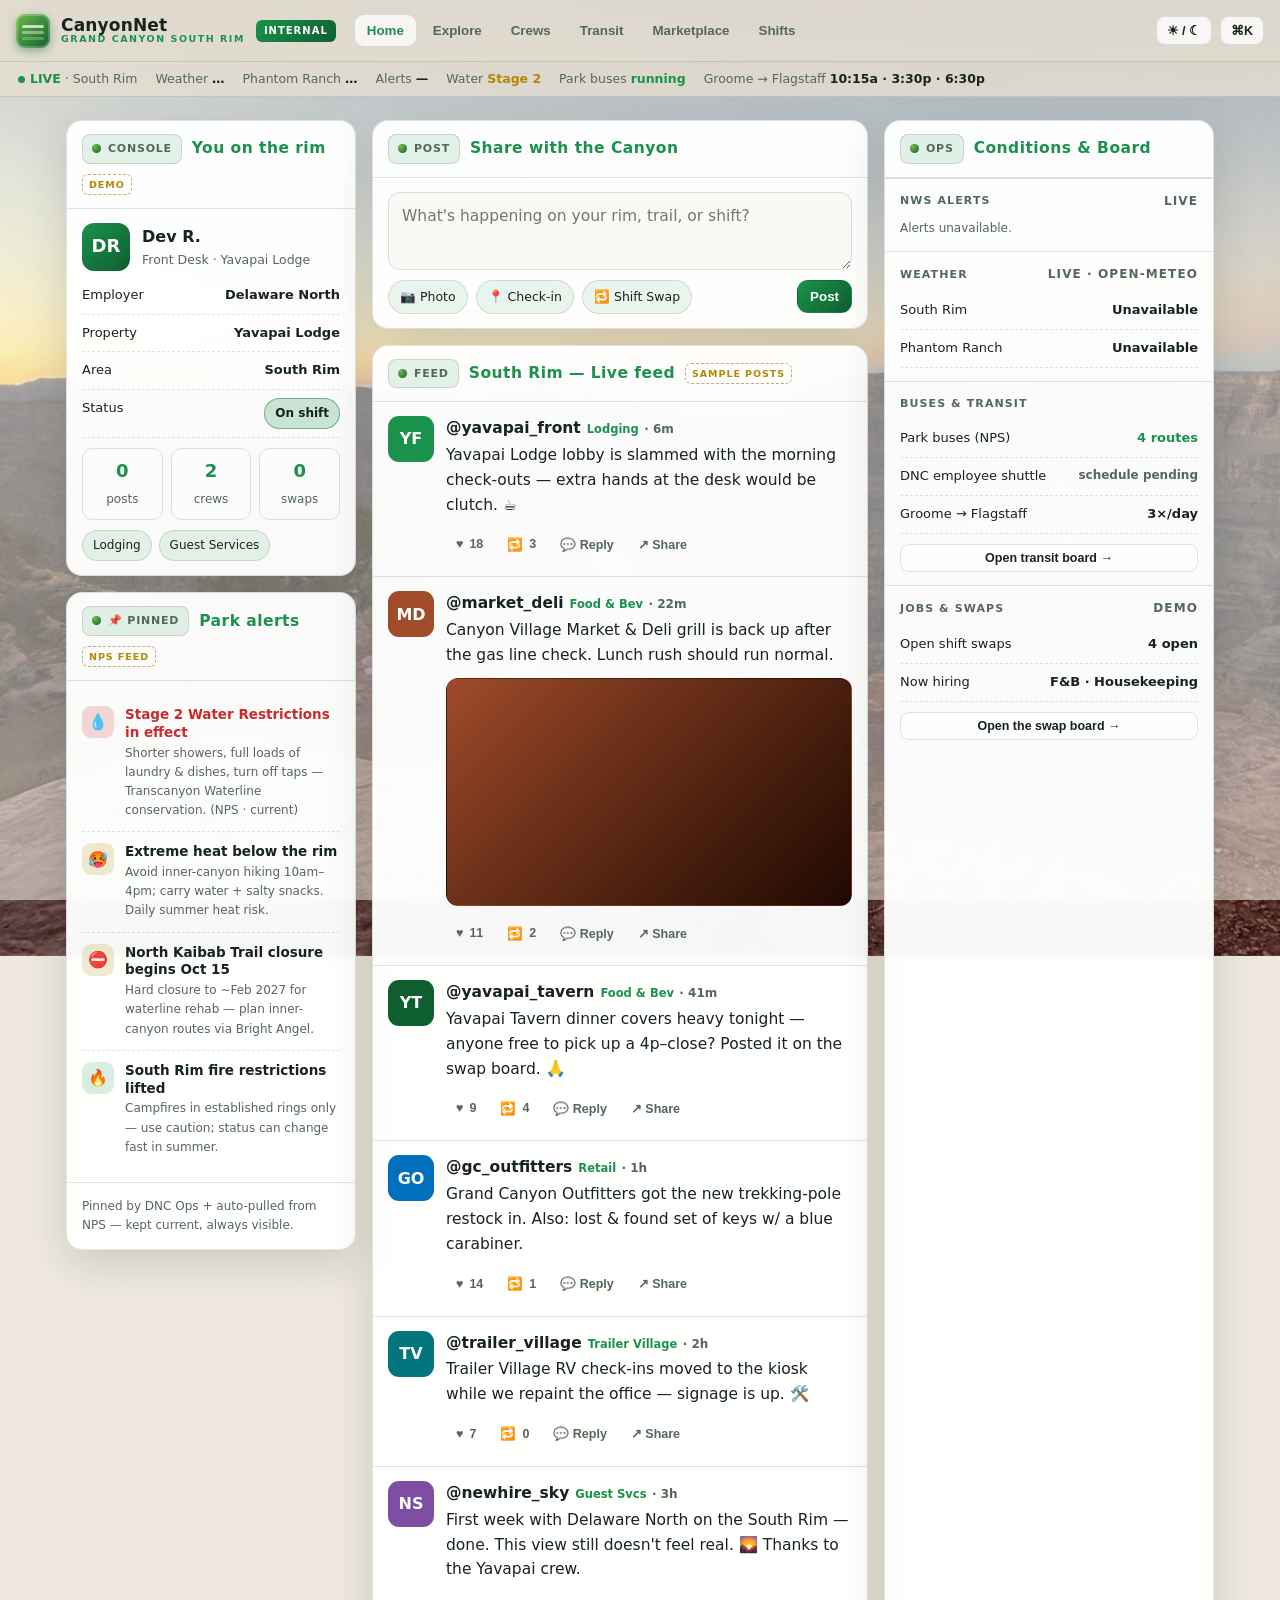
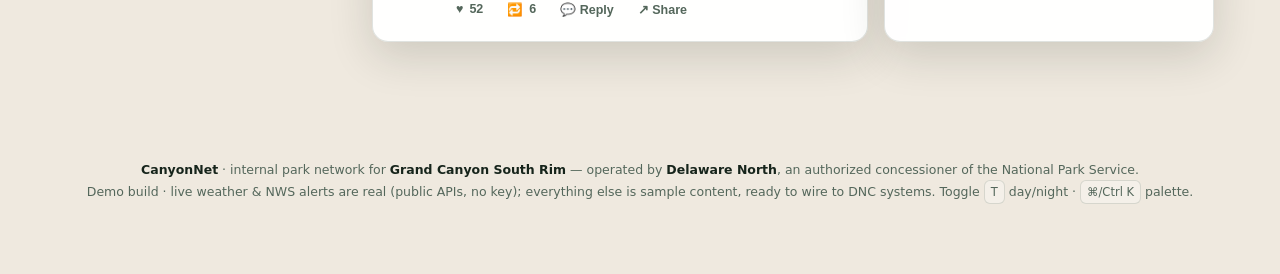
<file: canyonOPs.html>
<!DOCTYPE html>
<html lang="en">
<head>
<meta charset="utf-8" />
<meta name="viewport" content="width=device-width, initial-scale=1, viewport-fit=cover" />
<title>CanyonNet — Grand Canyon South Rim · Internal Park Network</title>
<meta name="description" content="CanyonNet — the internal social + operations network for Grand Canyon South Rim staff. Operated by Delaware North. Live conditions, crews, shift swaps, transit, marketplace. Demo build." />
<style>
/* =====================================================
   CANYONNET — internal park social + ops
   Delaware North · Grand Canyon South Rim branding
   ===================================================== */
:root{
  /* Delaware North brand */
  --dnc:#1a924b; --dnc-bright:#6cbd45; --dnc-deep:#0f5e30; --dnc-blue:#0070bc; --dnc-teal:#02757d;
  /* canyon warmth (secondary) */
  --canyon:#a04b2a; --canyon-deep:#6d2e1a; --sand:#e6d7c3; --paper:#f8f6f1;
  /* park bus route colors */
  --r-blue:#2f6fb0; --r-orange:#e08a1e; --r-red:#c0392b; --r-purple:#7d4ea3;

  --bg:#efe9df; --bg-2:#e7dfd1; --fg:#16241b; --muted:#54675b;
  --term:#ffffff; --border:rgba(20,40,28,.13);
  --accent1:var(--dnc); --accent2:var(--canyon); --accent3:var(--dnc-blue);
  --ok:#1a924b; --warn:#b08900; --err:#c92a2a;
  --card-shadow:0 14px 44px rgba(30,40,25,.16);
  --scrim:rgba(244,242,235,.50);
}
[data-theme="night"]{
  --dnc:#5fd08a; --dnc-bright:#8fe07a; --dnc-deep:#1a924b; --dnc-blue:#7fb8ff;
  --bg:#0c1411; --bg-2:#0a110e; --fg:#e9f4ef; --muted:#9fb3a8;
  --term:#101a16; --border:rgba(180,220,200,.14);
  --accent1:var(--dnc); --accent2:#ff9c6f; --accent3:var(--dnc-blue);
  --ok:#5fd08a; --card-shadow:0 16px 48px rgba(0,0,0,.55);
  --scrim:rgba(7,12,10,.55);
}
*{box-sizing:border-box}
html,body{height:100%}
body{margin:0; color:var(--fg); overflow-x:hidden;
  font:15.5px/1.6 ui-sans-serif,system-ui,-apple-system,"Segoe UI",Roboto,Inter,Arial,"Noto Sans",sans-serif; background:var(--bg)}

/* === real Grand Canyon photo background (per theme) + slow Ken Burns drift === */
#bg{position:fixed; inset:-4%; z-index:-2; background-size:cover; background-position:center 42%;
  background-image:url('assets/canyon-sunset.jpg'); transform:scale(1.04);
  animation:kb 46s ease-in-out infinite alternate; will-change:transform}
[data-theme="night"] #bg{ background-image:url('assets/canyon-dusk.jpg'); background-position:center 30% }
@keyframes kb{ from{transform:scale(1.04) translate(0,0)} to{transform:scale(1.13) translate(-1.4%,-1.2%)} }
#bg-scrim{position:fixed; inset:0; z-index:-1; pointer-events:none; background:
  linear-gradient(180deg, color-mix(in oklab,var(--bg) 35%, transparent), var(--scrim) 26%, var(--scrim) 78%, color-mix(in oklab,var(--bg) 60%, transparent))}
@media(prefers-reduced-motion:reduce){ #bg{animation:none} }

/* NAV */
.nav{position:fixed; inset:0 0 auto 0; height:62px; display:flex; align-items:center; gap:12px; padding:0 16px; z-index:50;
  border-bottom:1px solid var(--border); background:color-mix(in oklab,var(--bg-2) 84%, transparent);
  -webkit-backdrop-filter:blur(14px) saturate(1.1); backdrop-filter:blur(14px) saturate(1.1)}
.brand{display:flex; align-items:center; gap:11px; min-width:0}
.brand .marker{width:34px; height:34px; border-radius:9px; flex:none; position:relative;
  background:linear-gradient(135deg,var(--dnc-bright),var(--dnc-deep)); box-shadow:inset 0 0 0 2px rgba(255,255,255,.22), 0 3px 10px rgba(15,94,48,.4)}
.brand .marker::after{content:""; position:absolute; left:6px; right:6px; top:11px; height:3px; border-radius:2px;
  background:rgba(255,255,255,.7); box-shadow:0 6px 0 rgba(255,255,255,.4), 0 12px 0 rgba(255,255,255,.22)}
.brand .bt{display:flex; flex-direction:column; line-height:1.05; min-width:0}
.brand .bt b{font-weight:900; letter-spacing:.01em; color:var(--fg); font-size:17px}
.brand .sub{font-weight:800; font-size:9.5px; letter-spacing:.16em; color:var(--dnc); text-transform:uppercase}
.pill-internal{font-size:10px; font-weight:900; letter-spacing:.1em; text-transform:uppercase; color:#fff;
  background:linear-gradient(135deg,var(--dnc),var(--dnc-deep)); padding:3px 8px; border-radius:6px; flex:none}
.tabs{display:flex; gap:3px; margin-left:6px; overflow-x:auto; scrollbar-width:none; flex:1}
.tabs::-webkit-scrollbar{display:none}
.tab{border:1px solid transparent; background:transparent; color:var(--muted); border-radius:10px; padding:8px 12px;
  font-weight:800; cursor:pointer; transition:.15s; white-space:nowrap}
.tab:hover{color:var(--fg); background:color-mix(in oklab,var(--term) 55%, transparent)}
.tab[aria-current="page"]{color:var(--accent1); background:color-mix(in oklab,var(--term) 75%, transparent); border-color:var(--border)}
.spacer{flex:1}
.navbtns{display:flex; gap:8px; flex:none}
.btn{appearance:none; border:1px solid var(--border); color:var(--fg); border-radius:11px; padding:8px 12px; font-weight:800;
  cursor:pointer; background:color-mix(in oklab,var(--term) 80%, transparent); transition:.15s; white-space:nowrap}
.btn:hover{border-color:color-mix(in oklab,var(--accent1) 50%, var(--border)); transform:translateY(-1px)}
.btn.primary{color:#fff; border-color:transparent; background:linear-gradient(135deg,var(--dnc),var(--dnc-deep))}
.btn.sm{padding:6px 10px; font-size:12.5px; border-radius:9px}

/* conditions strip */
.strip{position:fixed; top:62px; left:0; right:0; z-index:40; display:flex; gap:18px; align-items:center;
  padding:7px 18px; font-size:12.5px; color:var(--muted); border-bottom:1px solid var(--border);
  background:color-mix(in oklab,var(--bg-2) 78%, transparent); backdrop-filter:blur(12px); overflow-x:auto; white-space:nowrap; scrollbar-width:none}
.strip::-webkit-scrollbar{display:none}
.strip b{color:var(--fg)} .strip .live{color:var(--ok); font-weight:900}
.dotpulse{width:7px; height:7px; border-radius:50%; background:var(--ok); display:inline-block; margin-right:5px;
  box-shadow:0 0 0 0 color-mix(in oklab,var(--ok) 70%, transparent); animation:pulse 2.2s infinite}
@keyframes pulse{0%{box-shadow:0 0 0 0 color-mix(in oklab,var(--ok) 55%, transparent)}70%{box-shadow:0 0 0 8px transparent}100%{box-shadow:0 0 0 0 transparent}}

/* LAYOUT */
.main{display:grid; grid-template-columns:1fr; gap:16px; padding:120px 16px 92px; max-width:1180px; margin:0 auto; position:relative; z-index:1}
@media(min-width:980px){ .home{grid-template-columns:290px 1fr 330px} }
.view{display:none} .view.active{display:grid; gap:16px}

/* PANELS */
.panel{border:1px solid var(--border); border-radius:16px; background:color-mix(in oklab,var(--term) 96%, transparent); box-shadow:var(--card-shadow); backdrop-filter:blur(3px)}
.panel>header{display:flex; align-items:center; gap:10px; padding:13px 15px; border-bottom:1px solid var(--border);
  font-weight:900; letter-spacing:.03em; color:var(--accent1); flex-wrap:wrap}
.panel .body{padding:14px 15px}
.badge{display:inline-flex; align-items:center; gap:7px; font-size:11px; font-weight:900; letter-spacing:.07em; padding:5px 9px;
  border-radius:8px; border:1px solid var(--border); color:var(--muted); background:color-mix(in oklab,var(--dnc) 12%, transparent)}
.spark{width:9px; height:9px; border-radius:50%; background:radial-gradient(circle at 30% 30%,var(--dnc-bright),var(--dnc-deep))}
.demo-pill{font-size:9.5px; font-weight:900; letter-spacing:.1em; text-transform:uppercase; color:var(--warn);
  border:1px dashed color-mix(in oklab,var(--warn) 55%, var(--border)); padding:2px 6px; border-radius:6px}

.who{display:flex; gap:12px; align-items:center; margin-bottom:6px}
.who .avi{width:48px; height:48px; border-radius:12px; font-weight:900; color:#fff; display:grid; place-items:center; font-size:18px; flex:none}
.who .name{font-weight:900; font-size:16px} .who .role{color:var(--muted); font-size:12.5px}
.kv{display:flex; justify-content:space-between; gap:8px; padding:8px 0; border-bottom:1px dashed var(--border); font-size:13px}
.kv:last-child{border-bottom:0}
.tag{display:inline-flex; align-items:center; gap:6px; font-size:12px; padding:5px 10px; border-radius:999px;
  border:1px solid var(--border); background:color-mix(in oklab,var(--dnc) 10%, transparent)}
.tag.on{background:color-mix(in oklab,var(--ok) 22%, transparent); border-color:color-mix(in oklab,var(--ok) 45%, var(--border)); color:var(--fg)}
.chips{display:flex; flex-wrap:wrap; gap:7px; margin-top:10px}
.small{font-size:12px; color:var(--muted)}
.stat3{display:grid; grid-template-columns:repeat(3,1fr); gap:8px; margin-top:10px; text-align:center}
.stat3 div{border:1px solid var(--border); border-radius:10px; padding:8px 4px}
.stat3 b{display:block; font-size:18px; color:var(--accent1)}

.composer{display:grid; gap:10px}
.composer textarea{width:100%; min-height:78px; resize:vertical; border:1px solid var(--border); color:var(--fg);
  background:color-mix(in oklab,var(--paper) 60%, transparent); padding:11px 13px; border-radius:12px; outline:none; font:inherit}
[data-theme="night"] .composer textarea{background:rgba(255,255,255,.04)}
.composer textarea:focus{border-color:color-mix(in oklab,var(--dnc) 55%, var(--border))}
.composer .row{display:flex; gap:10px; align-items:center; justify-content:space-between; flex-wrap:wrap}
.pill{display:inline-flex; align-items:center; gap:6px; padding:6px 11px; border:1px solid var(--border); border-radius:999px;
  background:color-mix(in oklab,var(--dnc) 9%, transparent); font-size:12.5px; cursor:pointer; transition:.12s}
.pill:hover{border-color:color-mix(in oklab,var(--dnc) 50%, var(--border)); transform:translateY(-1px)}

.post{display:grid; grid-template-columns:46px 1fr; gap:12px; padding:14px 15px; border-top:1px solid var(--border)}
.post:first-of-type{border-top:0}
.avi{width:46px; height:46px; border-radius:11px; display:grid; place-items:center; color:#fff; font-weight:900; font-size:16px; flex:none}
.handle{font-weight:900} .handle .div{font-weight:700; color:var(--dnc); font-size:11.5px; margin-left:6px}
.meta{color:var(--muted); font-size:12px; font-weight:600}
.post .text{white-space:pre-wrap; word-break:break-word; margin-top:2px}
.post .media{margin-top:10px; border:1px solid var(--border); border-radius:12px; overflow:hidden; aspect-ratio:16/9}
.actions{display:flex; gap:4px; margin-top:9px; flex-wrap:wrap}
.icon-btn{border:1px solid transparent; background:transparent; color:var(--muted); border-radius:9px; padding:6px 9px;
  font-weight:800; font-size:12.5px; cursor:pointer; transition:.12s; display:inline-flex; gap:6px; align-items:center; min-height:36px}
.icon-btn:hover{background:color-mix(in oklab,var(--dnc) 12%, transparent); color:var(--fg)}
.icon-btn.liked{color:var(--canyon)}

.widget{padding:13px 15px; border-top:1px solid var(--border)} .widget:first-child{border-top:0}
.wtitle{display:flex; align-items:center; justify-content:space-between; font-size:11px; font-weight:900; letter-spacing:.1em;
  text-transform:uppercase; color:var(--muted); margin-bottom:8px}
.alert{font-size:13px; padding:8px 10px; border-radius:9px; border:1px solid color-mix(in oklab,var(--warn) 40%, var(--border));
  background:color-mix(in oklab,var(--warn) 12%, transparent); margin-bottom:6px}
/* pinned park alerts (left column) */
.pa{display:flex; gap:11px; align-items:flex-start; padding:11px 0; border-top:1px dashed var(--border)}
.pa:first-child{border-top:0}
.pa .paico{width:32px; height:32px; border-radius:9px; display:grid; place-items:center; font-size:16px; flex:none}
.pa .pat{font-weight:800; font-size:13.5px; line-height:1.32}
.pa .pad{font-size:12px; color:var(--muted); margin-top:2px}
.pa.crit .paico{background:color-mix(in oklab,var(--err) 18%, transparent)}
.pa.crit .pat{color:var(--err)}
.pa.warn .paico{background:color-mix(in oklab,var(--warn) 18%, transparent)}
.pa.info .paico{background:color-mix(in oklab,var(--dnc) 16%, transparent)}
.pinhdr{display:flex; align-items:center; gap:6px}

.cardgrid{display:grid; grid-template-columns:repeat(auto-fill,minmax(232px,1fr)); gap:14px}
.tile{border:1px solid var(--border); border-radius:14px; background:color-mix(in oklab,var(--term) 96%, transparent); box-shadow:var(--card-shadow); padding:15px; transition:.15s}
.tile:hover{transform:translateY(-2px); border-color:color-mix(in oklab,var(--dnc) 38%, var(--border))}
.tile h3{margin:0 0 4px; font-size:16px}
.tile .crewicon{width:42px; height:42px; border-radius:11px; display:grid; place-items:center; color:#fff; font-size:21px; margin-bottom:10px}
.shiftrow{display:flex; align-items:center; gap:14px; padding:13px 15px; border-top:1px solid var(--border); flex-wrap:wrap}
.shiftrow:first-of-type{border-top:0}
.shiftrow .when{min-width:118px; font-weight:900}
.shiftrow .what{flex:1; min-width:160px}
.price{font-weight:900; color:var(--accent2)}

/* transit */
.routebar{display:flex; align-items:center; gap:11px; padding:11px 13px; border:1px solid var(--border); border-radius:12px; margin-bottom:9px}
.routebar .dotc{width:14px; height:14px; border-radius:50%; flex:none; box-shadow:0 0 0 3px color-mix(in oklab, currentColor 22%, transparent)}
.routebar .rn{font-weight:900} .routebar .rt{flex:1}
.gtimes{display:grid; grid-template-columns:1fr 1fr; gap:14px; margin-top:6px}
.gtimes .col{border:1px solid var(--border); border-radius:12px; padding:11px 13px}
.gtimes .t{display:flex; justify-content:space-between; padding:6px 0; border-bottom:1px dashed var(--border); font-variant-numeric:tabular-nums}
.gtimes .t:last-child{border-bottom:0}
.dnc-strap{height:4px; border-radius:4px; background:linear-gradient(90deg,var(--dnc-bright),var(--dnc),var(--dnc-deep)); margin:-14px -15px 14px; border-radius:16px 16px 0 0}

.palette{position:fixed; inset:0; display:grid; place-items:start center; padding-top:14vh; background:rgba(8,12,9,.45);
  backdrop-filter:blur(8px); z-index:80; opacity:0; pointer-events:none; transition:.15s}
.palette.open{opacity:1; pointer-events:auto}
.palette .panel{width:min(720px,92vw)}
.palette input{width:100%; padding:16px; border:0; outline:0; background:var(--term); color:var(--fg); font:inherit; font-size:16px; border-radius:16px 16px 0 0}
.result{padding:12px 16px; border-top:1px solid var(--border); display:flex; justify-content:space-between; align-items:center; cursor:pointer}
.result:hover{background:color-mix(in oklab,var(--dnc) 12%, transparent)}
.kbd{display:inline-block; border:1px solid var(--border); border-radius:6px; padding:2px 6px; font-size:11.5px; background:color-mix(in oklab,var(--paper) 55%, transparent)}

.reveal{opacity:0; transform:translateY(10px); transition:opacity .5s ease, transform .5s ease}
.reveal.in{opacity:1; transform:none}
footer{text-align:center; color:var(--muted); padding:26px 14px 70px; font-size:12.5px; position:relative; z-index:1}
footer b{color:var(--fg)}
.fabs{position:fixed; right:14px; bottom:14px; display:none; gap:10px; z-index:70}
.fab{border:1px solid var(--border); background:color-mix(in oklab,var(--term) 88%, transparent); color:var(--fg);
  border-radius:999px; padding:12px 15px; font-weight:800; cursor:pointer; box-shadow:var(--card-shadow)}

/* ===== RESPONSIVE — phone & tablet ===== */
@media(max-width:980px){
  .navbtns{display:none} .fabs{display:grid}
}
@media(max-width:720px){
  .nav{height:56px; padding:0 11px; gap:9px}
  .brand .bt .sub{display:none}
  .brand .marker{width:30px; height:30px}
  .pill-internal{display:none}
  .strip{top:56px; gap:13px; padding:6px 12px; font-size:12px}
  .main{padding:104px 11px 84px}
  .cardgrid{grid-template-columns:1fr}
  .gtimes{grid-template-columns:1fr}
  h3{font-size:15.5px}
}
@media(max-width:380px){ .brand .bt b{font-size:15.5px} .tab{padding:7px 9px} }
@media(prefers-reduced-motion:reduce){ *{animation:none!important; transition:none!important} }
</style>
</head>
<body>
<div id="bg" aria-hidden="true"></div>
<div id="bg-scrim" aria-hidden="true"></div>

<nav class="nav" role="navigation" aria-label="Primary">
  <div class="brand">
    <span class="marker"></span>
    <span class="bt"><b>CanyonNet</b><span class="sub">Grand Canyon South Rim</span></span>
    <span class="pill-internal">Internal</span>
  </div>
  <div class="tabs" role="tablist" id="tabs">
    <button class="tab" data-view="home" aria-current="page">Home</button>
    <button class="tab" data-view="explore">Explore</button>
    <button class="tab" data-view="crews">Crews</button>
    <button class="tab" data-view="transit">Transit</button>
    <button class="tab" data-view="marketplace">Marketplace</button>
    <button class="tab" data-view="shifts">Shifts</button>
  </div>
  <div class="navbtns">
    <button id="btnTheme" class="btn sm" title="Day/Night (T)">☀︎ / ☾</button>
    <button id="btnPalette" class="btn sm" title="Command Palette (⌘/Ctrl+K)">⌘K</button>
  </div>
</nav>

<div class="strip" id="strip" aria-label="Live conditions">
  <span><span class="dotpulse"></span><span class="live">LIVE</span> · South Rim</span>
  <span>Weather <b id="sx">…</b></span>
  <span>Phantom Ranch <b id="px">…</b></span>
  <span>Alerts <b id="ax">…</b></span>
  <span>Water <b style="color:var(--warn)">Stage 2</b></span>
  <span>Park buses <b style="color:var(--ok)">running</b></span>
  <span>Groome → Flagstaff <b>10:15a · 3:30p · 6:30p</b></span>
  <span class="small" id="upd"></span>
</div>

<main class="main" id="app">
  <!-- ============ HOME ============ -->
  <div class="view home active" id="view-home">
    <div class="reveal" style="display:grid; gap:16px; align-content:start">
      <aside class="panel">
        <header><span class="badge"><span class="spark"></span> CONSOLE</span> You on the rim <span class="demo-pill">demo</span></header>
        <div class="body">
          <div class="who"><div class="avi" id="meAvi"></div><div><div class="name" id="meName"></div><div class="role" id="meRole"></div></div></div>
          <div class="kv"><span>Employer</span><strong id="meCo"></strong></div>
          <div class="kv"><span>Property</span><strong id="meProp"></strong></div>
          <div class="kv"><span>Area</span><strong id="meArea"></strong></div>
          <div class="kv"><span>Status</span><strong class="tag on" id="meStatus"></strong></div>
          <div class="stat3"><div><b id="stPosts">0</b><span class="small">posts</span></div><div><b id="stCrews">0</b><span class="small">crews</span></div><div><b id="stSwaps">0</b><span class="small">swaps</span></div></div>
          <div class="chips" id="meCrews"></div>
        </div>
      </aside>
      <!-- PINNED NPS / park alerts — kept current, never scrolls away like a feed post -->
      <aside class="panel">
        <header><span class="badge"><span class="spark"></span> 📌 PINNED</span> Park alerts <span class="demo-pill">NPS feed</span></header>
        <div class="body" id="parkAlerts"></div>
        <div class="body small" style="border-top:1px solid var(--border); color:var(--muted)">Pinned by DNC Ops + auto-pulled from NPS — kept current, always visible.</div>
      </aside>
    </div>

    <section style="display:grid; gap:16px">
      <article class="panel reveal">
        <header><span class="badge"><span class="spark"></span> POST</span> Share with the Canyon</header>
        <div class="body composer">
          <textarea id="composer" placeholder="What's happening on your rim, trail, or shift?"></textarea>
          <div class="row">
            <div style="display:flex; gap:8px; flex-wrap:wrap">
              <span class="pill" data-tag="📷 Photo">📷 Photo</span>
              <span class="pill" data-tag="📍 Check-in">📍 Check-in</span>
              <span class="pill" data-tag="🔁 Shift Swap">🔁 Shift Swap</span>
            </div>
            <button class="btn primary" id="postBtn">Post</button>
          </div>
        </div>
      </article>
      <article class="panel reveal">
        <header><span class="badge"><span class="spark"></span> FEED</span> South Rim — Live feed <span class="demo-pill">sample posts</span></header>
        <div id="feed"></div>
      </article>
    </section>

    <aside class="panel reveal">
      <header><span class="badge"><span class="spark"></span> OPS</span> Conditions &amp; Board</header>
      <div class="widget">
        <div class="wtitle">NWS Alerts <span class="small">live</span></div>
        <div id="alertsList" class="small">Loading alerts…</div>
      </div>
      <div class="widget">
        <div class="wtitle">Weather <span class="small">live · Open-Meteo</span></div>
        <div class="kv"><span>South Rim</span><strong id="wxSouth">…</strong></div>
        <div class="kv"><span>Phantom Ranch</span><strong id="wxPhantom">…</strong></div>
        <div class="small" id="wxUpdated"></div>
      </div>
      <div class="widget">
        <div class="wtitle">Buses &amp; Transit</div>
        <div class="kv"><span>Park buses (NPS)</span><strong style="color:var(--ok)">4 routes</strong></div>
        <div class="kv"><span>DNC employee shuttle</span><strong class="small">schedule pending</strong></div>
        <div class="kv"><span>Groome → Flagstaff</span><strong>3×/day</strong></div>
        <button class="btn sm" style="margin-top:10px; width:100%" data-goto="transit">Open transit board →</button>
      </div>
      <div class="widget">
        <div class="wtitle">Jobs &amp; Swaps <span class="small">demo</span></div>
        <div class="kv"><span>Open shift swaps</span><strong id="wSwaps">—</strong></div>
        <div class="kv"><span>Now hiring</span><strong>F&amp;B · Housekeeping</strong></div>
        <button class="btn sm" style="margin-top:10px; width:100%" data-goto="shifts">Open the swap board →</button>
      </div>
    </aside>
  </div>

  <!-- ============ EXPLORE ============ -->
  <div class="view" id="view-explore">
    <article class="panel reveal">
      <header><span class="badge"><span class="spark"></span> EXPLORE</span> Across the South Rim <span class="demo-pill">demo</span></header>
      <div class="body">
        <div class="wtitle">Trending on the rim</div>
        <div class="chips" id="trending"></div>
        <div class="wtitle" style="margin-top:16px">Divisions &amp; properties</div>
        <div class="cardgrid" id="exploreCrews"></div>
      </div>
    </article>
  </div>

  <!-- ============ CREWS ============ -->
  <div class="view" id="view-crews">
    <article class="panel reveal">
      <header><span class="badge"><span class="spark"></span> CREWS</span> Your divisions &amp; properties <span class="demo-pill">demo</span></header>
      <div class="body"><div class="cardgrid" id="crews"></div></div>
    </article>
  </div>

  <!-- ============ TRANSIT ============ -->
  <div class="view" id="view-transit">
    <!-- Park buses (NPS, free) -->
    <article class="panel reveal">
      <header><span class="badge"><span class="spark"></span> PARK BUSES</span> NPS shuttle routes · free <span class="demo-pill">schedule via NPS</span></header>
      <div class="body">
        <p class="small" style="margin-top:0">The free National Park Service shuttle buses. Color-coded by route — this is the public park system, <b>separate</b> from the Delaware North employee shuttle below.</p>
        <div id="parkBuses"></div>
      </div>
    </article>
    <!-- DNC employee shuttle -->
    <article class="panel reveal">
      <header><span class="badge"><span class="spark"></span> DNC SHUTTLE</span> Delaware North employee shuttle <span class="demo-pill">awaiting DNC schedule</span></header>
      <div class="body">
        <div class="dnc-strap"></div>
        <p class="small" style="margin-top:0">The internal Delaware North staff shuttle — housing ↔ work locations. <b>Distinct from the NPS park buses.</b> Drop the real DNC route times in here and they’ll render the same way.</p>
        <div id="dncShuttle"></div>
      </div>
    </article>
    <!-- Groome -->
    <article class="panel reveal">
      <header><span class="badge"><span class="spark"></span> GROOME</span> Groome Transportation → Flagstaff <span class="demo-pill">live web schedule</span></header>
      <div class="body">
        <p class="small" style="margin-top:0">Door-to-door van between the Grand Canyon (Tusayan IMAX) and Flagstaff (Amtrak / airport). Three round-trips daily · ~1.5 hr · $49–59 adult (<b>park employees: call for pricing</b>) · <a href="tel:9283508466" style="color:var(--dnc)">928-350-8466</a>.</p>
        <div class="gtimes">
          <div class="col"><div class="wtitle">Grand Canyon → Flagstaff</div><div id="gToFlag"></div></div>
          <div class="col"><div class="wtitle">Flagstaff → Grand Canyon</div><div id="gToGC"></div></div>
        </div>
        <a class="btn sm primary" style="margin-top:12px; display:inline-block; text-decoration:none" href="https://groometransportation.com/grand-canyon/" target="_blank" rel="noopener">Book on groometransportation.com →</a>
        <div class="small" style="margin-top:6px">Reservations encouraged — 24 hrs notice recommended.</div>
      </div>
    </article>
  </div>

  <!-- ============ MARKETPLACE ============ -->
  <div class="view" id="view-marketplace">
    <article class="panel reveal">
      <header><span class="badge"><span class="spark"></span> MARKETPLACE</span> Employee classifieds <span class="demo-pill">demo</span></header>
      <div class="body"><div class="cardgrid" id="market"></div></div>
    </article>
  </div>

  <!-- ============ SHIFTS ============ -->
  <div class="view" id="view-shifts">
    <article class="panel reveal">
      <header><span class="badge"><span class="spark"></span> SHIFTS</span> Shift-swap board <span class="demo-pill">demo</span></header>
      <div id="shifts"></div>
    </article>
  </div>
</main>

<footer>
  <b>CanyonNet</b> · internal park network for <b>Grand Canyon South Rim</b> — operated by <b>Delaware North</b>, an authorized concessioner of the National Park Service.
  <br>Demo build · live weather &amp; NWS alerts are real (public APIs, no key); everything else is sample content, ready to wire to DNC systems.
  Toggle <span class="kbd">T</span> day/night · <span class="kbd">⌘/Ctrl K</span> palette.
</footer>

<div class="fabs">
  <button class="fab" id="fabTheme">☀︎/☾</button>
  <button class="fab" id="fabPalette">⌘K</button>
</div>

<div class="palette" id="palette" aria-hidden="true">
  <div class="panel"><input id="palInput" placeholder="Jump to: home, transit, crews, shifts, marketplace · night/day…" aria-label="Command" /><div id="palResults"></div></div>
</div>

<script>
/* ---------- background parallax (subtle, on top of the photo) ---------- */
(function(){ const bg=document.getElementById('bg'); let tx=0,ty=0,cx=0,cy=0;
  addEventListener('mousemove',e=>{ tx=(e.clientX/innerWidth-.5); ty=(e.clientY/innerHeight-.5); },{passive:true});
  (function loop(){ cx+=(tx-cx)*.05; cy+=(ty-cy)*.05; bg.style.setProperty('--px',(cx*-14)+'px'); bg.style.setProperty('--py',(cy*-10)+'px');
    bg.style.translate=(cx*-14)+'px '+(cy*-10)+'px'; requestAnimationFrame(loop); })();
})();

/* ---------- demo data (DNC Grand Canyon South Rim — sample) ---------- */
const ME={name:"Dev R.",initials:"DR",role:"Front Desk · Yavapai Lodge",company:"Delaware North",
  property:"Yavapai Lodge",area:"South Rim",status:"On shift",color:"linear-gradient(135deg,#1a924b,#0f5e30)",crews:["Lodging","Guest Services"]};
const COLORS=["#1a924b","#0f5e30","#0070bc","#a04b2a","#7d4ea3","#02757d","#b08900"];
let POSTS=[
 {h:"yavapai_front",n:"Mara K.",div:"Lodging",c:0,t:"6m",x:"Yavapai Lodge lobby is slammed with the morning check-outs — extra hands at the desk would be clutch. ☕",l:18,r:3,media:0},
 {h:"market_deli",n:"Ops Note",div:"Food & Bev",c:3,t:"22m",x:"Canyon Village Market & Deli grill is back up after the gas line check. Lunch rush should run normal.",l:11,r:2,media:1},
 {h:"yavapai_tavern",n:"Lou P.",div:"Food & Bev",c:1,t:"41m",x:"Yavapai Tavern dinner covers heavy tonight — anyone free to pick up a 4p–close? Posted it on the swap board. 🙏",l:9,r:4,media:0},
 {h:"gc_outfitters",n:"Jen A.",div:"Retail",c:2,t:"1h",x:"Grand Canyon Outfitters got the new trekking-pole restock in. Also: lost & found set of keys w/ a blue carabiner.",l:14,r:1,media:0},
 {h:"trailer_village",n:"Sam D.",div:"Trailer Village",c:5,t:"2h",x:"Trailer Village RV check-ins moved to the kiosk while we repaint the office — signage is up. 🛠️",l:7,r:0,media:0},
 {h:"newhire_sky",n:"Sky T.",div:"Guest Svcs",c:4,t:"3h",x:"First week with Delaware North on the South Rim — done. This view still doesn't feel real. 🌄 Thanks to the Yavapai crew.",l:52,r:6,media:0},
];
const CREWS=[
 {n:"Lodging — Yavapai Lodge",i:"🏨",m:124,c:0,d:"Front desk, reservations & the lodge floor"},
 {n:"Food & Beverage",i:"🍽️",m:168,c:1,d:"Canyon Village Market & Deli · Yavapai Tavern, Café & Dining Hall · Desert View"},
 {n:"Retail & General Stores",i:"🛍️",m:73,c:2,d:"Grand Canyon Outfitters · Yavapai Gift Shop · Tusayan General Store"},
 {n:"Trailer Village RV Park",i:"🚐",m:31,c:5,d:"RV check-in, sites & grounds"},
 {n:"Guest Services & Tours",i:"🛎️",m:88,c:4,d:"Concierge, tours, eBike & activities"},
 {n:"Transportation",i:"🚌",m:42,c:6,d:"Employee shuttle & logistics"},
 {n:"Housekeeping",i:"🧺",m:151,c:3,d:"Rooms, public spaces & laundry"},
 {n:"The Squire & Tusayan",i:"🏕️",m:96,c:2,d:"The Squire at Grand Canyon · Tusayan operations"},
];
const MARKET=[
 {t:"Dorm room swap",p:"Victor Hall → Trailer Village",by:"@yavapai_tavern",tag:"Housing",c:1},
 {t:"Osprey Atmos 48L pack",p:"$90",by:"@yavapai_front",tag:"Gear",c:0},
 {t:"Rideshare to Flagstaff",p:"Fri 5pm · 2 seats",by:"@gc_outfitters",tag:"Rides",c:2},
 {t:"Mini fridge, works great",p:"$40",by:"@newhire_sky",tag:"For sale",c:4},
 {t:"ISO winter boots W9",p:"Will trade / buy",by:"@market_deli",tag:"Wanted",c:3},
 {t:"Free firewood, Trailer Village",p:"Free",by:"@trailer_village",tag:"Free",c:5},
];
let SHIFTS=[
 {w:"Sat · 4p–close",what:"Yavapai Tavern — server",by:"@yavapai_tavern",div:"Food & Bev",c:1,claimed:false},
 {w:"Sun · 6a–2p",what:"Yavapai Lodge — front desk",by:"@yavapai_front",div:"Lodging",c:0,claimed:false},
 {w:"Wed · 10a–6p",what:"Grand Canyon Outfitters — retail floor",by:"@gc_outfitters",div:"Retail",c:2,claimed:false},
 {w:"Thu · 7a–3p",what:"Canyon Village Market & Deli — line",by:"@market_deli",div:"Food & Bev",c:1,claimed:false},
];
const TRENDING=["#yavapailodge","#shiftswap","#shuttlestatus","#brightangel","#condorwatch","#newhires","#trailervillage","#desertview","#staffhousing","#monsoonseason"];

/* PINNED park alerts — NOT feed posts. Pinned, kept current, always in the left column.
   Demo content; goes live from the NPS alerts/news feed via the backend proxy. */
const PARK_ALERTS=[  // current to NPS status as of 2026-06-22 — keep fresh before pitching
 {lvl:"crit",ico:"💧",t:"Stage 2 Water Restrictions in effect",d:"Shorter showers, full loads of laundry & dishes, turn off taps — Transcanyon Waterline conservation. (NPS · current)"},
 {lvl:"warn",ico:"🥵",t:"Extreme heat below the rim",d:"Avoid inner-canyon hiking 10am–4pm; carry water + salty snacks. Daily summer heat risk."},
 {lvl:"warn",ico:"⛔",t:"North Kaibab Trail closure begins Oct 15",d:"Hard closure to ~Feb 2027 for waterline rehab — plan inner-canyon routes via Bright Angel."},
 {lvl:"info",ico:"🔥",t:"South Rim fire restrictions lifted",d:"Campfires in established rings only — use caution; status can change fast in summer."},
];

/* transit data */
const PARK_BUSES=[
 {n:"Village (Blue)",color:"var(--r-blue)",rt:"Visitor Center ↔ lodges, campgrounds, Market Plaza",hrs:"7:00a–9:00p",st:"Running"},
 {n:"Kaibab / Rim (Orange)",color:"var(--r-orange)",rt:"Visitor Center ↔ Yaki Point / S. Kaibab Trailhead",hrs:"4:30a–1 hr past sunset",st:"Running"},
 {n:"Hermits Rest (Red)",color:"var(--r-red)",rt:"Village ↔ Hermits Rest · 7 mi · 9 overlooks",hrs:"Mar 1–Nov 30",st:"Running"},
 {n:"Tusayan (Purple)",color:"var(--r-purple)",rt:"Visitor Center ↔ Tusayan gateway",hrs:"Summer only",st:"Seasonal"},
];
const DNC_SHUTTLE=[
 {w:"Route A",what:"Staff Housing ↔ Yavapai Lodge / Market Plaza",by:"every 30 min (placeholder)"},
 {w:"Route B",what:"Trailer Village ↔ Canyon Village Market & Deli",by:"peak shifts (placeholder)"},
 {w:"Tusayan",what:"The Squire / Tusayan ↔ South Rim work sites",by:"by shift (placeholder)"},
];
const GROOME_TOFLAG=[["10:15a","12:00p"],["3:30p","5:15p"],["6:30p","8:15p"]];
const GROOME_TOGC=[["7:45a","9:15a"],["12:45p","2:30p"],["3:45p","5:30p"]];

/* ---------- render ---------- */
const $=s=>document.querySelector(s),$$=s=>[...document.querySelectorAll(s)];
const avi=(t,c)=>`<div class="avi" style="background:${c}">${t}</div>`;
const ini=h=>h.replace(/[@_]/g,' ').trim().split(' ').slice(0,2).map(w=>w[0]?.toUpperCase()||'').join('');
const esc=s=>s.replace(/[&<>]/g,c=>({'&':'&amp;','<':'&lt;','>':'&gt;'}[c]));

function renderMe(){ $('#meAvi').style.background=ME.color; $('#meAvi').textContent=ME.initials;
  $('#meName').textContent=ME.name; $('#meRole').textContent=ME.role; $('#meCo').textContent=ME.company;
  $('#meProp').textContent=ME.property; $('#meArea').textContent=ME.area; $('#meStatus').textContent=ME.status;
  $('#meCrews').innerHTML=ME.crews.map(c=>`<span class="tag">${c}</span>`).join(''); $('#stCrews').textContent=ME.crews.length; }
function postHTML(p){ const media=p.media?`<div class="media" style="background:linear-gradient(135deg,${COLORS[p.c]},color-mix(in oklab,${COLORS[p.c]} 35%,#000))"></div>`:'';
  return `<div class="post">${avi(ini('@'+p.h),COLORS[p.c])}<div>
    <div class="handle">@${p.h}<span class="div">${p.div}</span> <span class="meta">· ${p.t}</span></div>
    <div class="text">${esc(p.x)}</div>${media}
    <div class="actions"><button class="icon-btn act-like">♥ <span>${p.l}</span></button>
    <button class="icon-btn">🔁 <span>${p.r}</span></button><button class="icon-btn">💬 Reply</button><button class="icon-btn">↗ Share</button></div>
  </div></div>`; }
function renderFeed(){ $('#feed').innerHTML=POSTS.map(postHTML).join(''); $('#stPosts').textContent=POSTS.filter(p=>p.mine).length; }
function renderCrews(){ const h=CREWS.map(c=>`<div class="tile"><div class="crewicon" style="background:${COLORS[c.c]}">${c.i}</div>
   <h3>${c.n}</h3><div class="small">${c.d}</div>
   <div style="margin-top:10px;display:flex;justify-content:space-between;align-items:center">
   <span class="tag">${c.m} members</span><button class="btn sm">${ME.crews.some(x=>c.n.includes(x))?'Joined ✓':'Join'}</button></div></div>`).join('');
  $('#crews').innerHTML=h; $('#exploreCrews').innerHTML=h; }
function renderMarket(){ $('#market').innerHTML=MARKET.map(m=>`<div class="tile">
   <div style="display:flex;justify-content:space-between;align-items:start;gap:8px"><h3>${m.t}</h3><span class="tag">${m.tag}</span></div>
   <div class="price" style="margin:6px 0">${m.p}</div><div class="small">Posted by ${m.by}</div>
   <button class="btn sm" style="margin-top:10px;width:100%">Message</button></div>`).join(''); }
function renderShifts(){ $('#shifts').innerHTML=SHIFTS.map((s,i)=>`<div class="shiftrow">
   <div class="when">${s.w}</div><div class="what">${s.what}<div class="small">${s.div} · offered by ${s.by}</div></div>
   <button class="btn ${s.claimed?'':'primary'} sm claim" data-i="${i}" ${s.claimed?'disabled':''}>${s.claimed?'Claimed ✓':'Claim swap'}</button></div>`).join('');
  const open=SHIFTS.filter(s=>!s.claimed).length; $('#wSwaps').textContent=open+' open'; $('#stSwaps').textContent=SHIFTS.filter(s=>s.claimed).length; }
function renderExplore(){ $('#trending').innerHTML=TRENDING.map(t=>`<span class="tag">${t}</span>`).join(''); }
function renderAlerts(){ $('#parkAlerts').innerHTML=PARK_ALERTS.map(a=>`<div class="pa ${a.lvl}">
  <div class="paico">${a.ico}</div><div><div class="pat">${a.t}</div><div class="pad">${a.d}</div></div></div>`).join(''); }
function renderTransit(){
  $('#parkBuses').innerHTML=PARK_BUSES.map(b=>`<div class="routebar">
    <span class="dotc" style="background:${b.color};color:${b.color}"></span>
    <span class="rn">${b.n}</span><span class="rt small">${b.rt}</span>
    <span class="tag">${b.hrs}</span><strong style="color:${b.st==='Running'?'var(--ok)':'var(--warn)'}">${b.st}</strong></div>`).join('');
  $('#dncShuttle').innerHTML=DNC_SHUTTLE.map(s=>`<div class="routebar">
    <span class="dotc" style="background:var(--dnc);color:var(--dnc)"></span>
    <span class="rn">${s.w}</span><span class="rt small">${s.what}</span><span class="tag">${s.by}</span></div>`).join('');
  const row=a=>a.map(t=>`<div class="t"><span>depart <b>${t[0]}</b></span><span>arrive <b>${t[1]}</b></span></div>`).join('');
  $('#gToFlag').innerHTML=row(GROOME_TOFLAG); $('#gToGC').innerHTML=row(GROOME_TOGC);
}

/* ---------- interactions ---------- */
$('#postBtn').onclick=()=>{ const ta=$('#composer'),t=ta.value.trim(); if(!t)return;
  POSTS.unshift({h:(ME.name.toLowerCase().replace(/[^a-z]/g,'')||'me'),n:ME.name,div:ME.crews[0],c:0,t:'now',x:t,l:0,r:0,media:0,mine:true}); ta.value=''; renderFeed(); };
$$('.pill[data-tag]').forEach(p=>p.onclick=()=>{ const ta=$('#composer'); ta.value=(ta.value+' '+p.dataset.tag).trim()+' '; ta.focus(); });
$('#feed').addEventListener('click',e=>{ const b=e.target.closest('.act-like'); if(!b)return; const s=b.querySelector('span'); const on=b.classList.toggle('liked'); s.textContent=(+s.textContent)+(on?1:-1); });
$('#shifts').addEventListener('click',e=>{ const b=e.target.closest('.claim'); if(!b)return; SHIFTS[+b.dataset.i].claimed=true; renderShifts(); });

/* ---------- tabs / palette / theme ---------- */
function show(v){ $$('.view').forEach(x=>x.classList.toggle('active',x.id==='view-'+v));
  $$('.tab').forEach(t=>t.setAttribute('aria-current',t.dataset.view===v?'page':'false'));
  $$('.reveal').forEach(el=>{ if(el.offsetParent!==null) requestAnimationFrame(()=>el.classList.add('in')); });
  window.scrollTo({top:0,behavior:'smooth'}); }
$('#tabs').addEventListener('click',e=>{ const t=e.target.closest('.tab'); if(t) show(t.dataset.view); });
document.addEventListener('click',e=>{ const g=e.target.closest('[data-goto]'); if(g) show(g.dataset.goto); });

const root=document.documentElement;
function setTheme(n){ if(n==='night')root.setAttribute('data-theme','night'); else root.removeAttribute('data-theme'); localStorage.setItem('canyon_theme',n); }
const saved=localStorage.getItem('canyon_theme'); if(saved)setTheme(saved);
function toggleTheme(){ setTheme(root.getAttribute('data-theme')==='night'?'day':'night'); }
$('#btnTheme').onclick=toggleTheme; $('#fabTheme').onclick=toggleTheme;
addEventListener('keydown',e=>{ if(e.key.toLowerCase()==='t'&&!e.metaKey&&!e.ctrlKey&&!/INPUT|TEXTAREA/.test(e.target.tagName)) toggleTheme(); });

const palette=$('#palette'),palInput=$('#palInput'),palResults=$('#palResults');
const CMDS=[['Go: Home','home'],['Go: Explore','explore'],['Go: Crews','crews'],['Go: Transit','transit'],['Go: Marketplace','marketplace'],['Go: Shifts','shifts'],['Toggle Night','__night'],['Toggle Day','__day']];
function openPal(){ palette.classList.add('open'); palInput.value=''; renderPal(CMDS); palInput.focus(); }
function closePal(){ palette.classList.remove('open'); }
function renderPal(it){ palResults.innerHTML=it.map(c=>`<div class="result" data-cmd="${c[1]}">${c[0]}<span class="kbd">↵</span></div>`).join('')||'<div class="result">No matches</div>'; }
$('#btnPalette').onclick=openPal; $('#fabPalette').onclick=openPal;
addEventListener('keydown',e=>{ if((e.ctrlKey||e.metaKey)&&e.key.toLowerCase()==='k'){ e.preventDefault(); openPal(); } if(e.key==='Escape') closePal(); });
palInput.addEventListener('input',()=>{ const q=palInput.value.toLowerCase(); renderPal(CMDS.filter(c=>c[0].toLowerCase().includes(q))); });
palResults.addEventListener('click',e=>{ const r=e.target.closest('.result'); if(r&&r.dataset.cmd) runCmd(r.dataset.cmd); });
palInput.addEventListener('keydown',e=>{ if(e.key==='Enter'){ const r=palResults.querySelector('.result[data-cmd]'); if(r) runCmd(r.dataset.cmd); }});
function runCmd(c){ closePal(); if(c==='__night')setTheme('night'); else if(c==='__day')setTheme('day'); else show(c); }

/* ---------- live data (Open-Meteo + NWS · no keys) ---------- */
async function loadWeather(){ try{
  const tz=Intl.DateTimeFormat().resolvedOptions().timeZone||'America/Phoenix';
  for(const p of [{id:'wxSouth',s:'sx',lat:36.0544,lon:-112.1401},{id:'wxPhantom',s:'px',lat:36.0986,lon:-112.0969}]){
    const u=`https://api.open-meteo.com/v1/forecast?latitude=${p.lat}&longitude=${p.lon}&current=temperature_2m,wind_speed_10m&daily=temperature_2m_max,temperature_2m_min&temperature_unit=fahrenheit&wind_speed_unit=mph&timezone=${encodeURIComponent(tz)}`;
    const j=await (await fetch(u)).json(); const t=Math.round(j.current.temperature_2m),w=Math.round(j.current.wind_speed_10m);
    const hi=Math.round(j.daily.temperature_2m_max[0]),lo=Math.round(j.daily.temperature_2m_min[0]);
    $('#'+p.id).textContent=`${t}°F (H ${hi}/L ${lo}) · wind ${w} mph`; const s=$('#'+p.s); if(s)s.textContent=`${t}°F`;
    $('#wxUpdated').textContent='Updated '+new Date().toLocaleTimeString(); $('#upd').textContent='· updated '+new Date().toLocaleTimeString();
  }}catch(e){ ['wxSouth','wxPhantom'].forEach(i=>$('#'+i).textContent='Unavailable'); } }
async function loadAlerts(){ const el=$('#alertsList'); try{
  const j=await (await fetch('https://api.weather.gov/alerts/active?point=36.0544,-112.1401',{headers:{'Accept':'application/geo+json'}})).json();
  const f=(j.features||[]).slice(0,4);
  if(!f.length){ el.innerHTML='<span style="color:var(--ok)">✓ No active alerts.</span>'; $('#ax').textContent='none'; return; }
  el.innerHTML=f.map(a=>`<div class="alert">${a.properties?.event||'Alert'} — <span class="small">${a.properties?.headline||''}</span></div>`).join(''); $('#ax').textContent=f.length+' active';
  }catch(e){ el.textContent='Alerts unavailable.'; $('#ax').textContent='—'; } }

/* ---------- boot ---------- */
renderMe(); renderFeed(); renderCrews(); renderMarket(); renderShifts(); renderExplore(); renderTransit(); renderAlerts();
$$('.reveal').forEach(el=>requestAnimationFrame(()=>el.classList.add('in')));
loadWeather(); loadAlerts(); setInterval(loadWeather,600000); setInterval(loadAlerts,900000);
</script>
</body>
</html>
</file>
